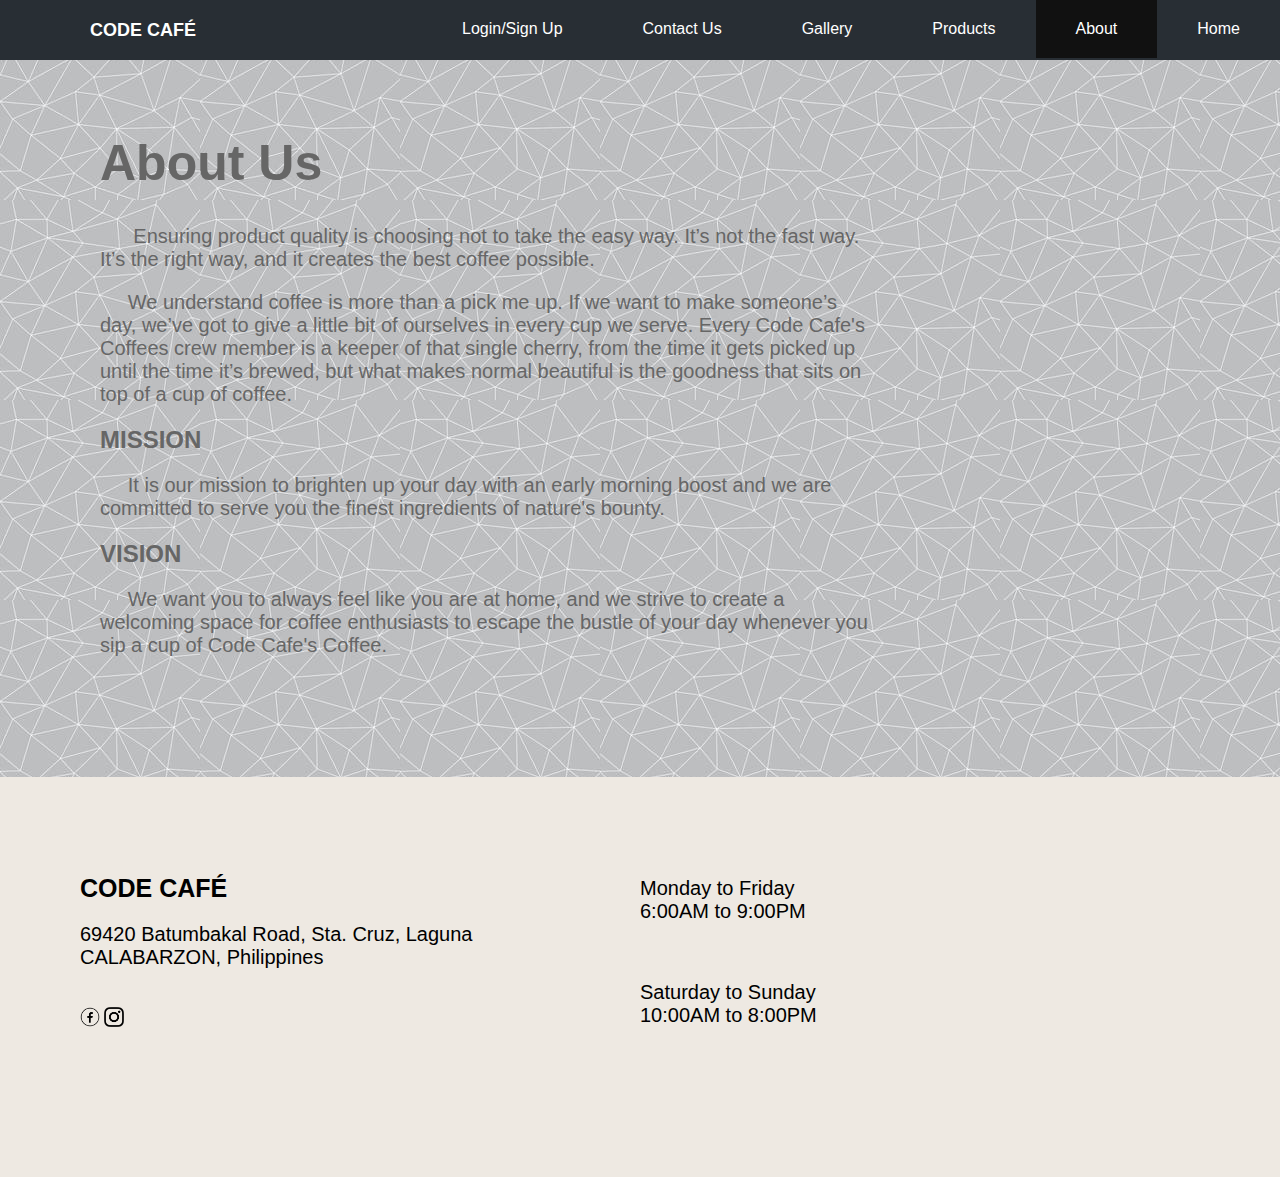
<file: about.html>
<html>

	<head>
		<title>About Us | Code Café</title>
		<link rel="stylesheet" href="style.css">
		<link rel="icon" type="image/x-icon" href="logo.png">
	</head>
	
	<body>
		<ul class="navbar">
			
			<li>
			<a href="index.html">Home</a>
			</li>
				
			<li>
			<a href="#" class="active">About</a>
			</li>
				
			<li>
			<a href="products.html">Products</a>
			</li>
			
			<li>
			<a href="gallery.html">Gallery</a>
			</li>
				
			<li>
			<a href="contact.html">Contact Us</a>
			</li>
			
			<li>
				<a href="login.html">Login/Sign Up</a>
			</li>
				
			<li class="cname">
			<a href="index.html" style="text-transform: uppercase;"><b>Code Café</b></a>
			</li>
				
		</ul>
		
		<section class="sec-light" style="padding-bottom: 100px; width: 60%;">
			<h1>About Us</h1>
			<p>&nbsp&nbsp&nbsp&nbsp&nbsp Ensuring product quality is choosing not to take the easy way. It’s not the fast way. It’s the right way, and it creates the best coffee possible.</p>
			<p>&nbsp&nbsp&nbsp&nbsp&nbspWe understand coffee is more than a pick me up. If we want to make someone’s day, we’ve got to give a little bit of ourselves in every cup we serve. Every Code Cafe's Coffees crew member is a keeper of that single cherry, from the time it gets picked up until the time it’s brewed, but what makes normal beautiful is the goodness that sits on top of a cup of coffee.</p>
			<h2>MISSION</h2>
			<p>&nbsp&nbsp&nbsp&nbsp&nbspIt is our mission to brighten up your day with an early morning boost and we are committed to serve you the finest ingredients of nature's bounty.</p>
			<h2>VISION</H2>
			<p>&nbsp&nbsp&nbsp&nbsp&nbspWe want you to always feel like you are at home, and we strive to create a welcoming space for coffee enthusiasts to escape the bustle of your day whenever you sip a cup of Code Cafe's Coffee.
</p>
		</section>
		
		<div class="footer">
			<div class="ccf">
				<div style="width: 50%; float: left;">
					<h1>Code Café</h1>
					<p>69420 Batumbakal Road, Sta. Cruz, Laguna<br>CALABARZON, Philippines</p>
					<br>
					<a href="https://www.facebook.com" target="_blank"><img src="fb.png" width="20px" height="20px"></a>
					<a href="https://www.instagram.com" target="_blank"><img src="ig.png" width="20px" height="20px"></a>
				</div>
				<div style="width: 50%; float: right;">
					<p>Monday to Friday<br>6:00AM to 9:00PM</p>
					<br>
					<p>Saturday to Sunday<br>10:00AM to 8:00PM</p>
				</div>
			</div>
		</div>
	</body>
</html>
</file>
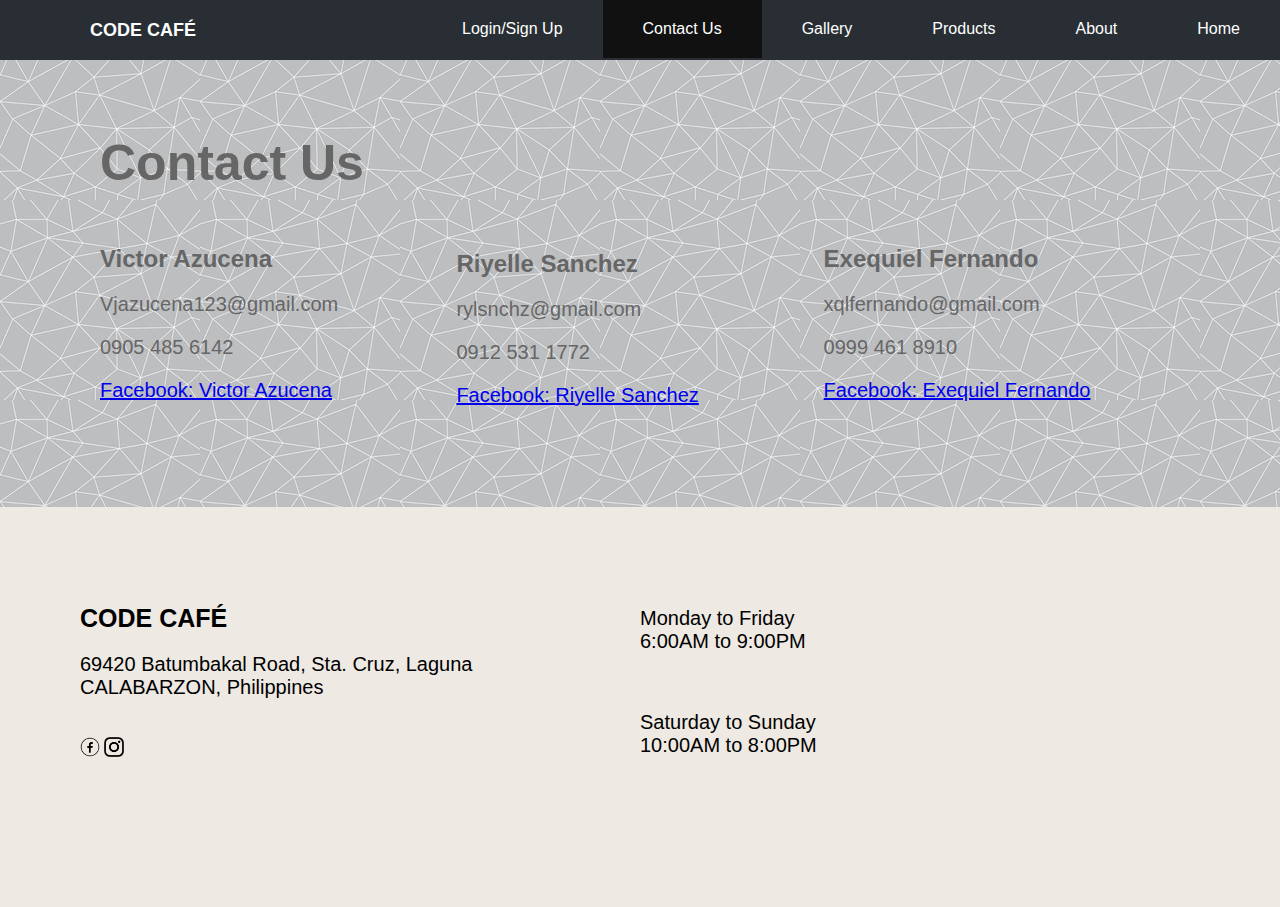
<file: contact.html>
<html>

	<head>
		<title>Contact Us | Code Café</title>
		<link rel="stylesheet" href="style.css">
		<link rel="icon" type="image/x-icon" href="logo.png">
	</head>
	
	<body vlink="#666666" alink="#666666">
		<ul class="navbar">
			
			<li>
			<a href="index.html">Home</a>
			</li>
				
			<li>
			<a href="about.html">About</a>
			</li>
				
			<li>
			<a href="products.html">Products</a>
			</li>
			
			<li>
			<a href="gallery.html">Gallery</a>
			</li>
				
			<li>
			<a href="#" class="active">Contact Us</a>
			</li>
			
			<li>
				<a href="#">Login/Sign Up</a>
			</li>
				
			<li class="cname">
			<a href="index.html" style="text-transform: uppercase;"><b>Code Café</b></a>
			</li>
				
		</ul>
		
		<section class="sec-light">
			<h1>Contact Us</h1>
			<div style="width: 100%">
				<div style="float: left; width: 33%;">
					<h2>Victor Azucena</h2>
					<p>Vjazucena123@gmail.com</p>
					<p>0905 485 6142</p>
					<a class="ct" target="_blank" href="https://web.facebook.com/vj.azucena">Facebook: Victor Azucena</a>
				</div>
			
				<div style="float: right; width: 33%;">
					<h2>Exequiel Fernando</h2>
					<p>xqlfernando@gmail.com</p>
					<p>0999 461 8910</p>
					<a class="ct" target="_blank" href="https://web.facebook.com/exy11111">Facebook: Exequiel Fernando</a>
				</div>
			
				<div style="margin: 0px auto; width: 34%; padding-top: 5px;">
					<h2>Riyelle Sanchez</h2>
					<p>rylsnchz@gmail.com</p>
					<p>0912 531 1772</p>
					<a class="ct" target="_blank" href="https://web.facebook.com/rylsnchz">Facebook: Riyelle Sanchez</a>
				</div>
			</div>
		</section>
		
		<div class="footer">
			<div class="ccf">
				<div style="width: 50%; float: left;">
					<h1>Code Café</h1>
					<p>69420 Batumbakal Road, Sta. Cruz, Laguna<br>CALABARZON, Philippines</p>
					<br>
					<a href="https://www.facebook.com" target="_blank"><img src="fb.png" width="20px" height="20px"></a>
					<a href="https://www.instagram.com" target="_blank"><img src="ig.png" width="20px" height="20px"></a>
				</div>
				<div style="width: 50%; float: right;">
					<p>Monday to Friday<br>6:00AM to 9:00PM</p>
					<br>
					<p>Saturday to Sunday<br>10:00AM to 8:00PM</p>
				</div>
			</div>
		</div>
	</body>
</html>
</file>
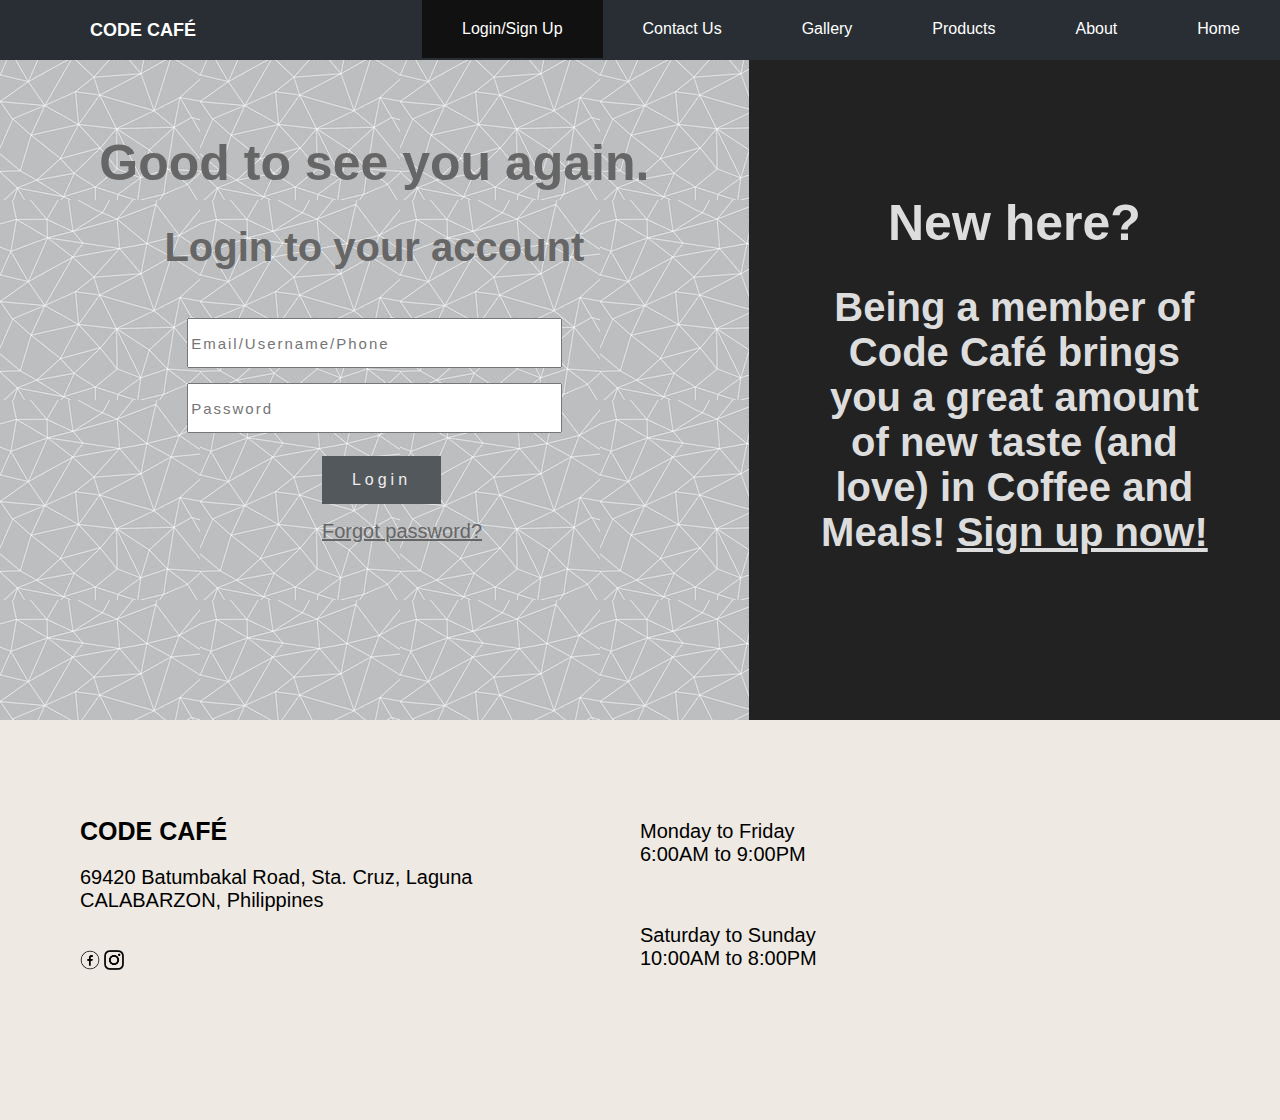
<file: login.html>
<html>

	<head>
		<title>Login | Code Café</title>
		<link rel="stylesheet" href="style.css">
		<link rel="icon" type="image/x-icon" href="logo.png">
	</head>
	
	<body vlink="#666666" alink="#666666" style="background-attachment: fixed;">
		<ul class="navbar">
			
			<li>
			<a href="index.html">Home</a>
			</li>
				
			<li>
			<a href="about.html">About</a>
			</li>
				
			<li>
			<a href="products.html">Products</a>
			</li>
			
			<li>
			<a href="gallery.html">Gallery</a>
			</li>
				
			<li>
			<a href="contact.html">Contact Us</a>
			</li>
			
			<li>
				<a href="#" class="active">Login/Sign Up</a>
			</li>
				
			<li class="cname">
			<a href="index.html" style="text-transform: uppercase;"><b>Code Café</b></a>
			</li>
				
		</ul>
		
		<div class="logcon">
			<div class="log1">
				<div class="logincont">
					<h1>Good to see you again.</h1>
					<h2>Login to your account</h2>
					<form>
						<input type="text" placeholder="Email/Username/Phone">
						<input type="password" placeholder="Password">
						<a href="#">Login</a>
					</form>
					<a href="#" class="forgot">Forgot password?</a>
				</div>
			</div>
			<div class="log2">
				<div class="logincont">
					<h1>New here?</h1>
					<h2>Being a member of Code Café brings you a great amount of new taste (and love) in Coffee and Meals! <a href="#">Sign up now!</a></h2>
				</div>
			</div>
		</div>
		
		<div class="footer">
			<div class="ccf">
				<div style="width: 50%; float: left;">
					<h1>Code Café</h1>
					<p>69420 Batumbakal Road, Sta. Cruz, Laguna<br>CALABARZON, Philippines</p>
					<br>
					<a href="https://www.facebook.com" target="_blank"><img src="fb.png" width="20px" height="20px"></a>
					<a href="https://www.instagram.com" target="_blank"><img src="ig.png" width="20px" height="20px"></a>
				</div>
				<div style="width: 50%; float: right;">
					<p>Monday to Friday<br>6:00AM to 9:00PM</p>
					<br>
					<p>Saturday to Sunday<br>10:00AM to 8:00PM</p>
				</div>
			</div>
		</div>
	</body>
</html>
</file>
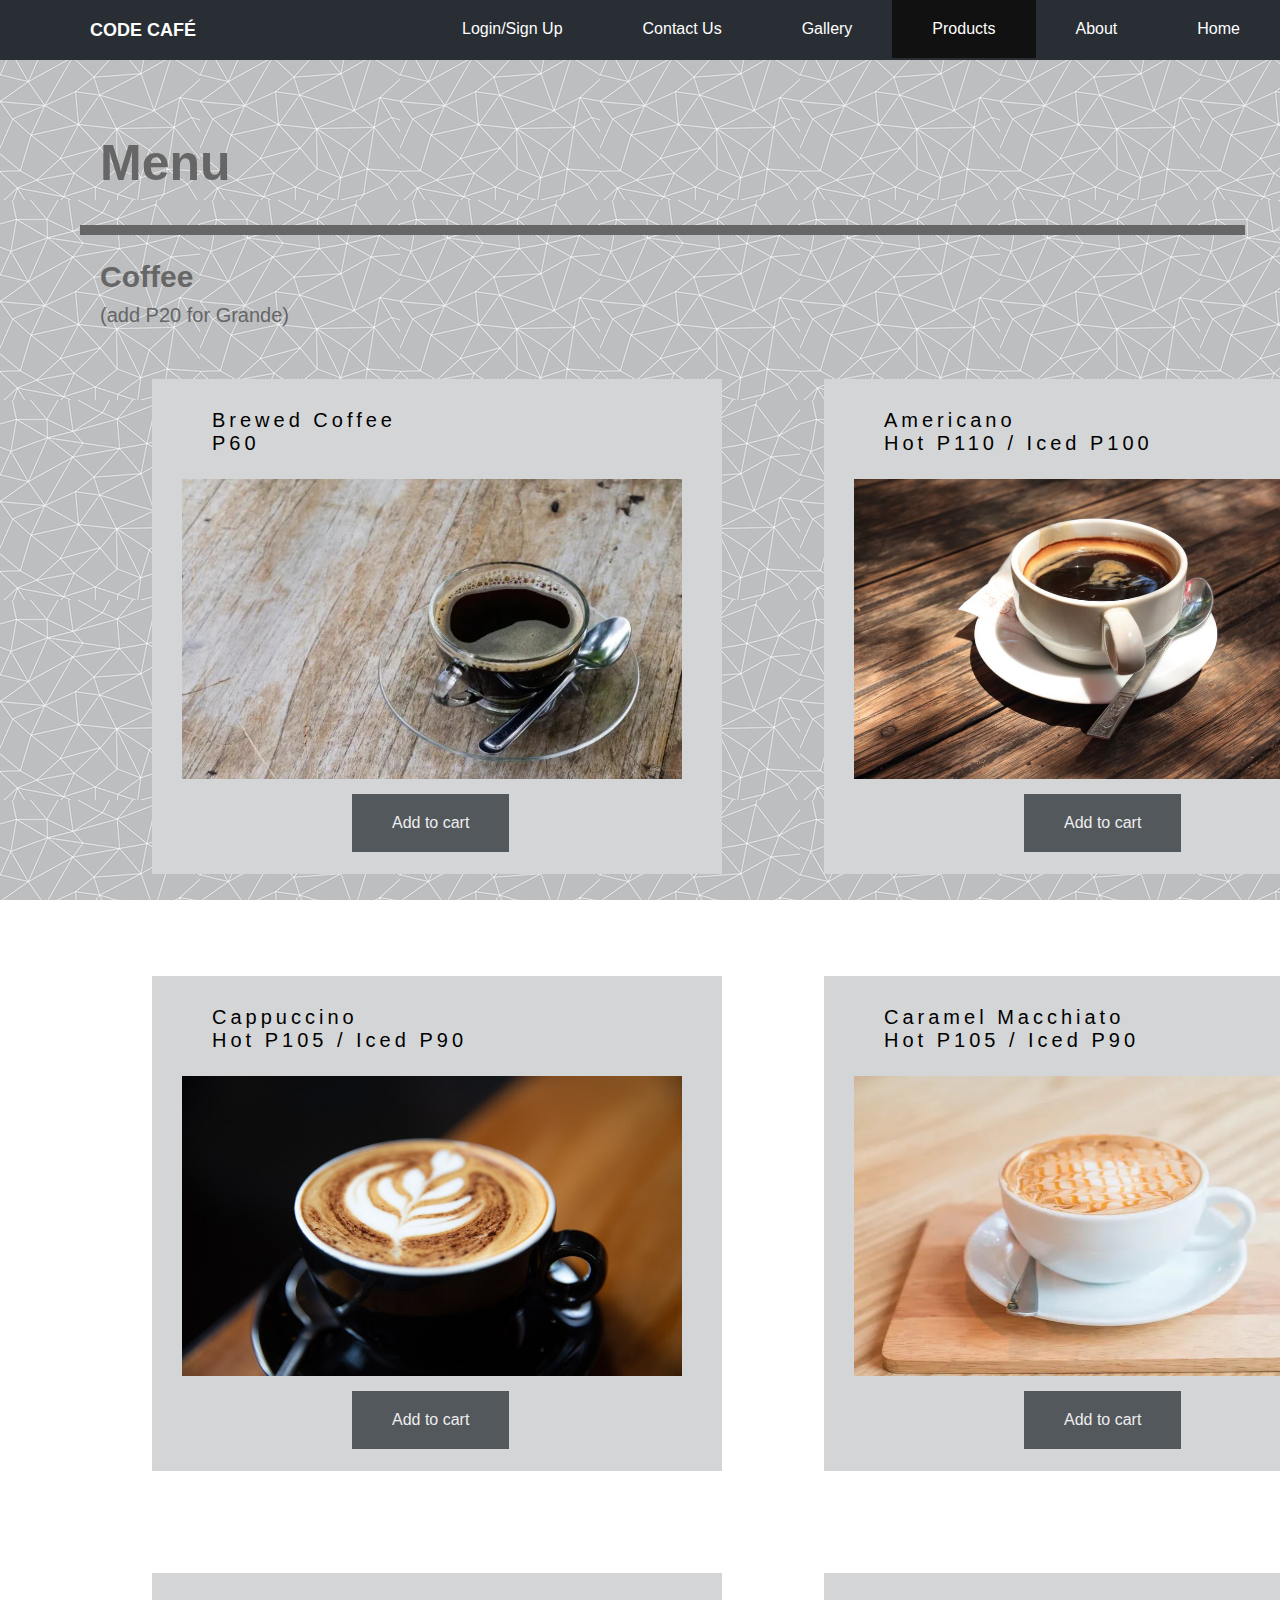
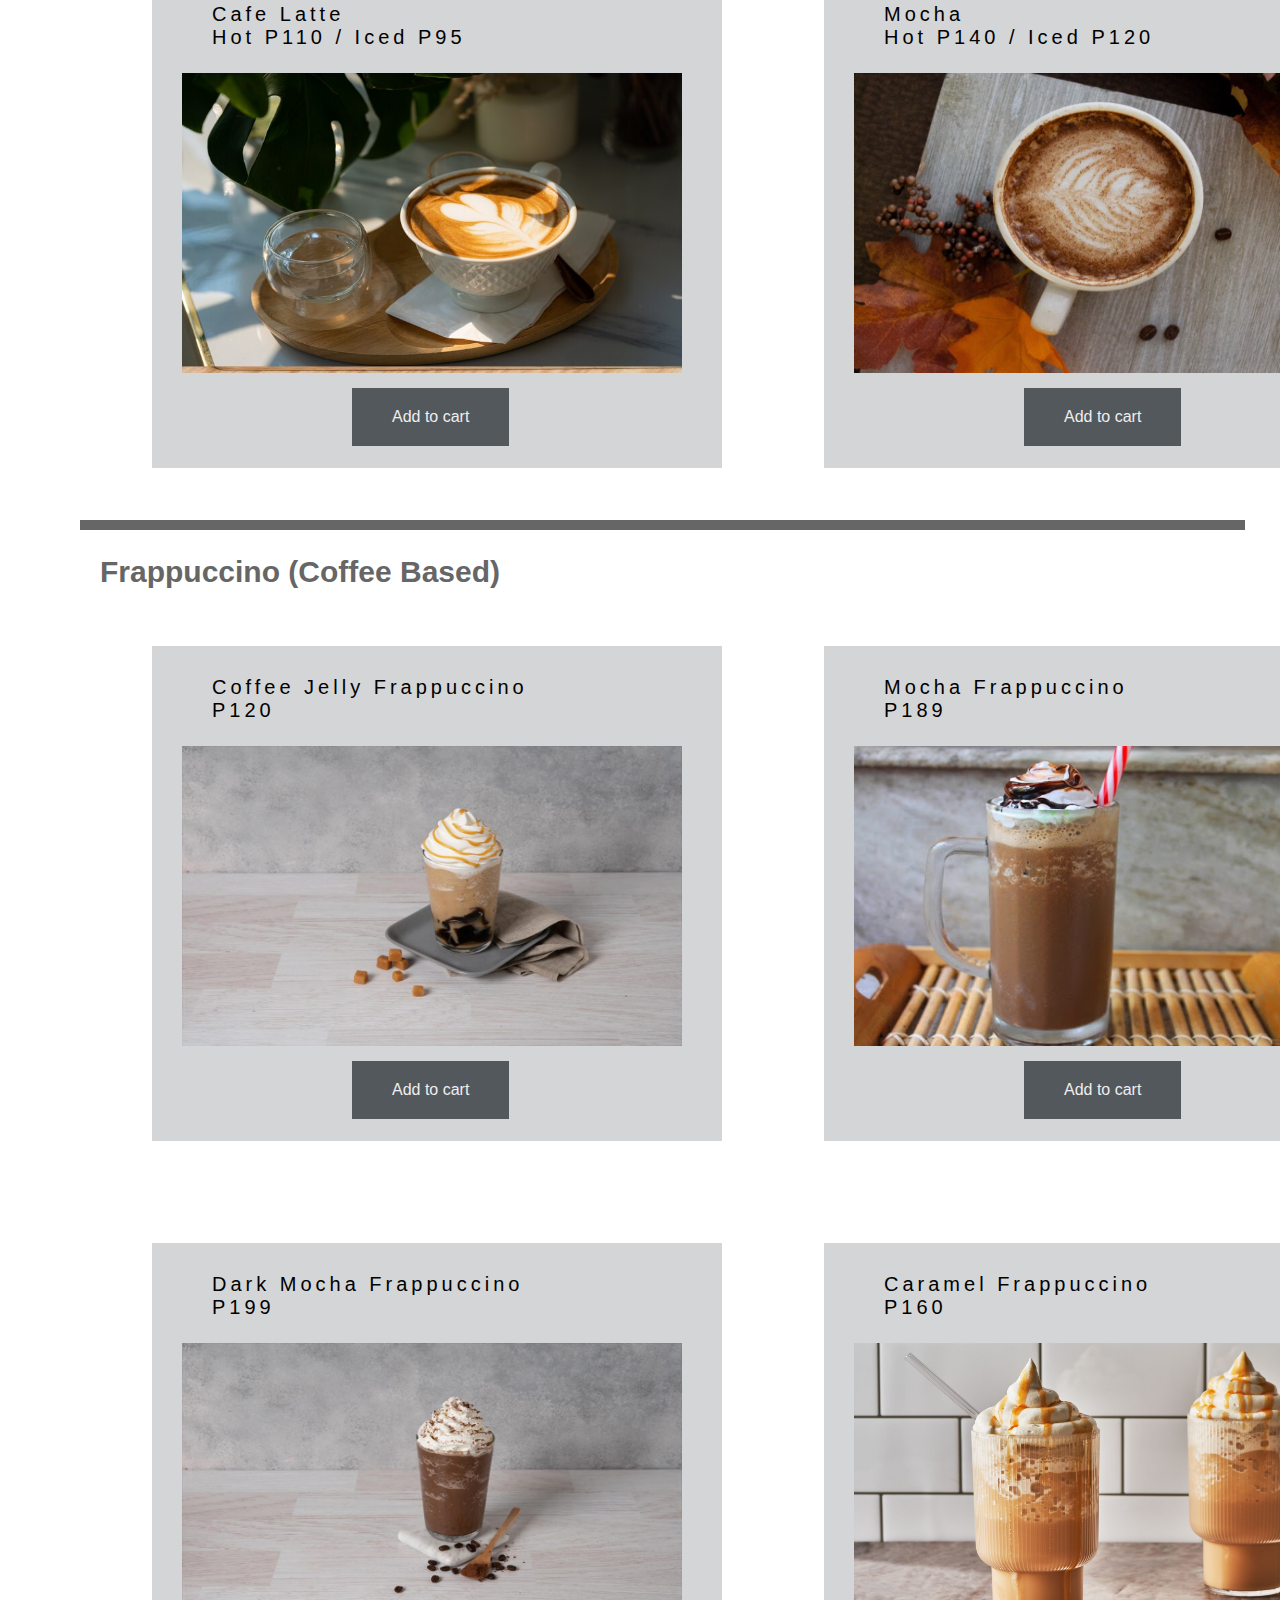
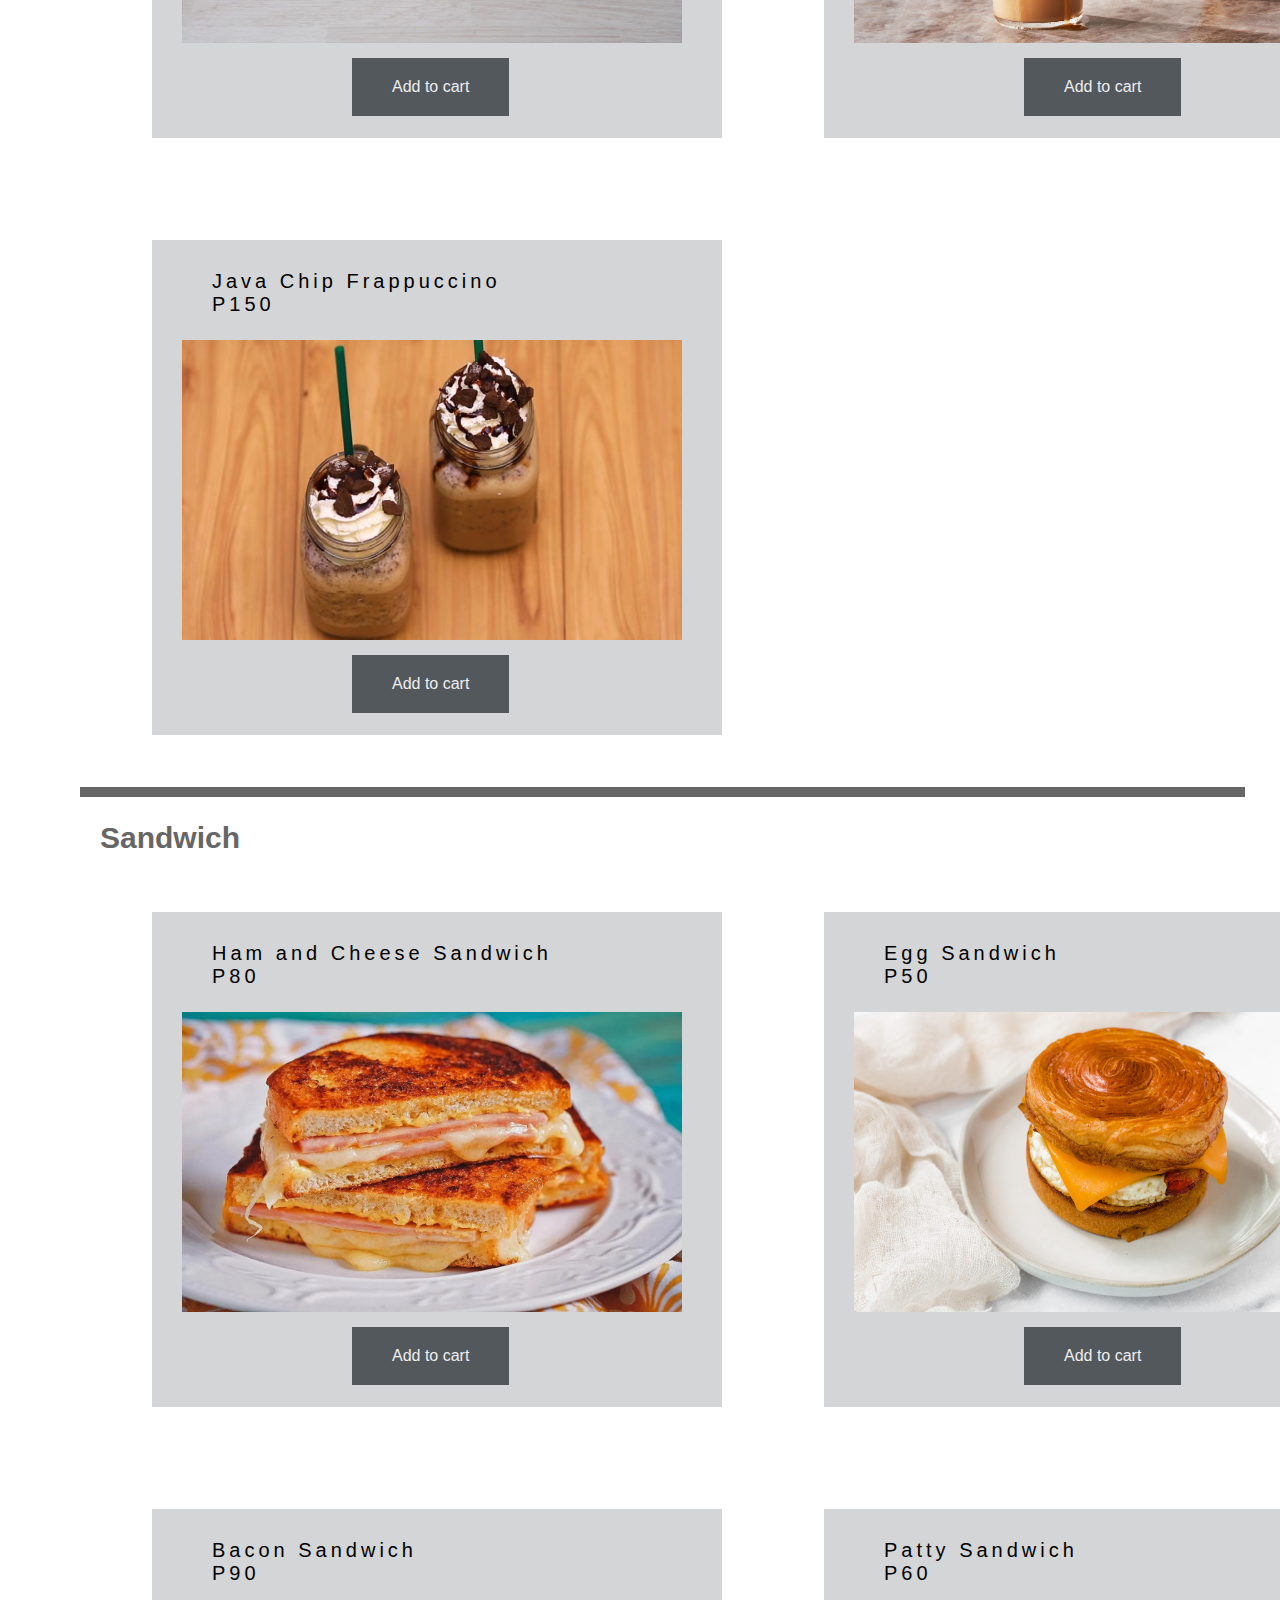
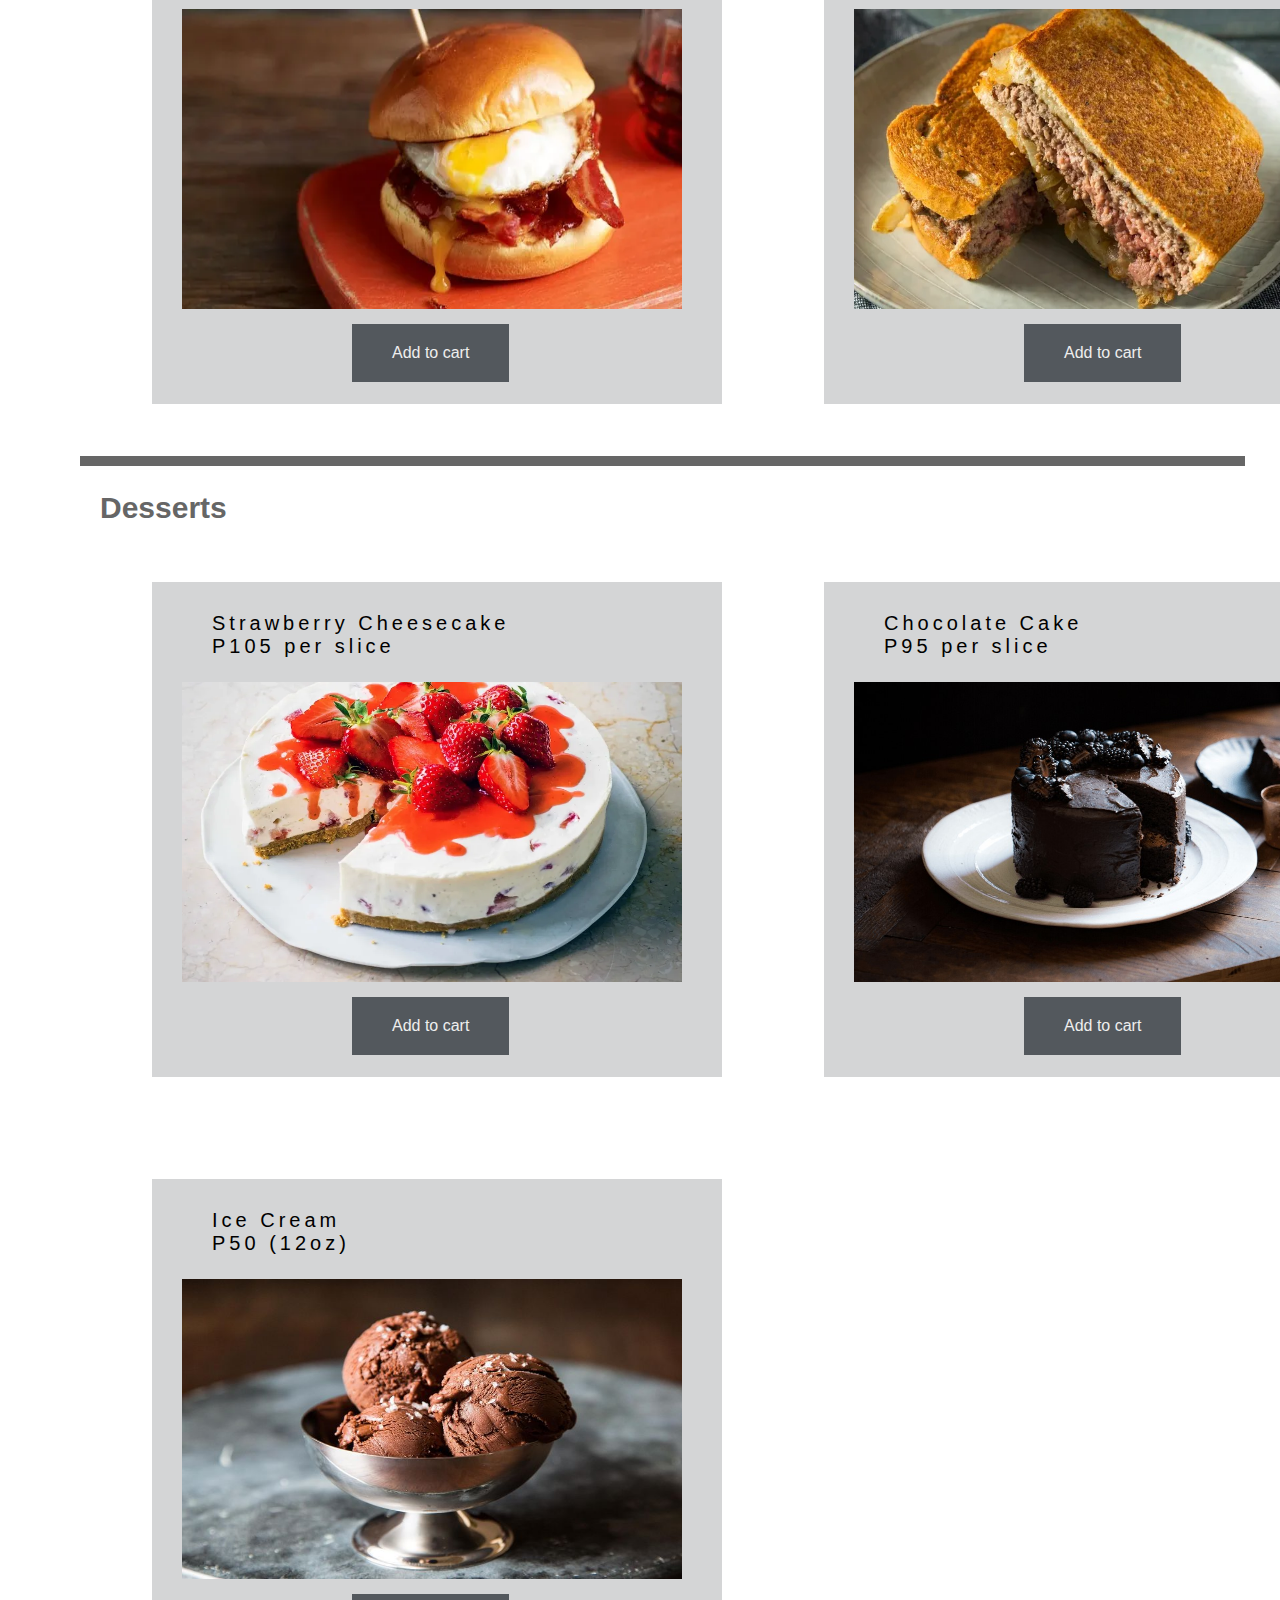
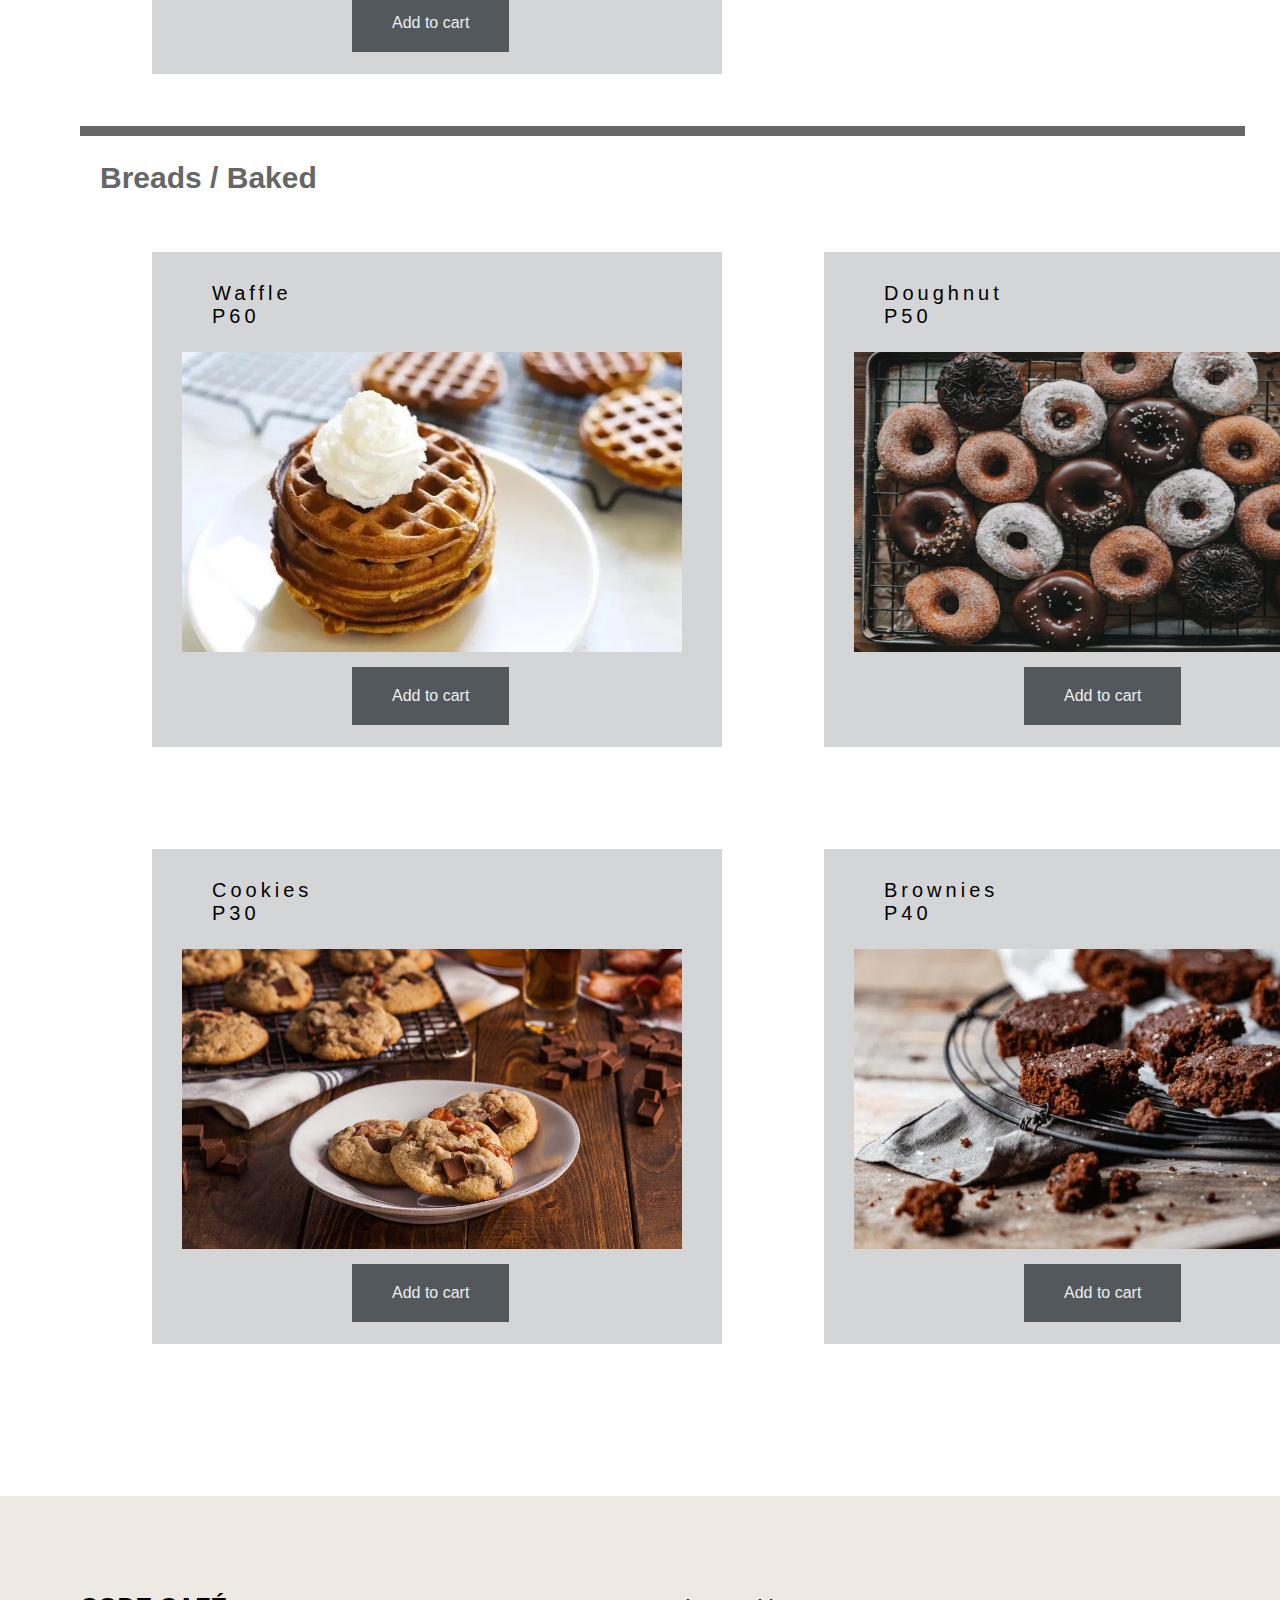
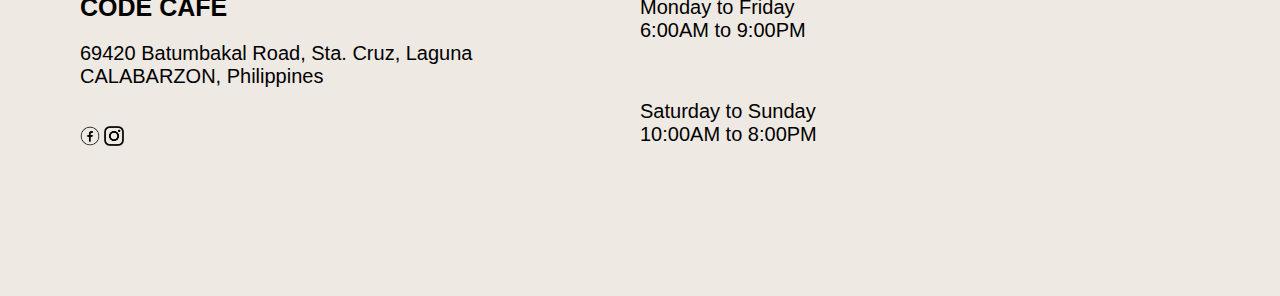
<file: products.html>
<html>

	<head>
		<title>Products | Code Café</title>
		<link rel="stylesheet" href="style.css">
		<link rel="icon" type="image/x-icon" href="logo.png">
	</head>
	
	<body vlink="#666666" alink="#666666" style="background-attachment: fixed;">
		<ul class="navbar">
			
			<li>
			<a href="index.html">Home</a>
			</li>
				
			<li>
			<a href="about.html">About</a>
			</li>
				
			<li>
			<a href="#" class="active">Products</a>
			</li>
			
			<li>
			<a href="gallery.html">Gallery</a>
			</li>
				
			<li>
			<a href="contact.html">Contact Us</a>
			</li>
			
			<li>
				<a href="#">Login/Sign Up</a>
			</li>
				
			<li class="cname">
			<a href="index.html" style="text-transform: uppercase;"><b>Code Café</b></a>
			</li>
				
		</ul>
			
			
		<div class="con1">
			<div class="con2">
				<h1>Menu</h1>
				<div class="w3w"></div>
				<h2>Coffee</h2><p style="margin-top: -15px;">(add P20 for Grande)</p>
				<table>
					
					<tr>
					
						<td>
							<div class="con3">
								<div class="contxt">
									<p>Brewed Coffee<br>P60</p>
								</div>
								<img src="menu/m1brewed.png">
								<a href="#">Add to cart</a>
							</div>
						</td>
							
						<td>
							<div class="con3">
								<div class="contxt">
									<p>Americano<br>Hot P110 / Iced P100</p>
								</div>
								<img src="menu/m1americano.png">
								<a href="#">Add to cart</a>
							</div>
						</td>
							
					</tr>
					
					<tr>
					
						<td>
							<div class="con3">
								<div class="contxt">
									<p>Cappuccino<br>Hot P105 / Iced P90</p>
								</div>
								<img src="menu/m1cappuccino.png">
								<a href="#">Add to cart</a>
							</div>
						</td>
						
						<td>
							<div class="con3">
								<div class="contxt">
									<p>Caramel Macchiato<br>Hot P105 / Iced P90</p>
								</div>
								<img src="menu/m1caramelmacchiato.png">
								<a href="#">Add to cart</a>
							</div>
						</td>
					
					</tr>
					
					<tr>
						
						<td>
							<div class="con3">
								<div class="contxt">
									<p>Cafe Latte<br>Hot P110 / Iced P95</p>
								</div>
								<img src="menu/m1latte.png">
								<a href="#">Add to cart</a>
							</div>
						</td>
						
						<td>
							<div class="con3">
								<div class="contxt">
									<p>Mocha<br>Hot P140 / Iced P120</p>
								</div>
								<img src="menu/m1mocha.png">
								<a href="#">Add to cart</a>
							</div>
						</td>
						
					</tr>
				
				</table>
				
				<div class="w3w"></div>
				
				<h2>Frappuccino (Coffee Based)</h2>
				<table>
				
					<tr>
					
						<td>
							<div class="con3">
								<div class="contxt">
									<p>Coffee Jelly Frappuccino<br>P120</p>
								</div>
								<img src="menu/m2jelly.png">
								<a href="#">Add to cart</a>
							</div>
						</td>
						
						<td>
							<div class="con3">
								<div class="contxt">
									<p>Mocha Frappuccino<br>P189</p>
								</div>
								<img src="menu/m2mocha.png">
								<a href="#">Add to cart</a>
							</div>
						</td>
						
					</tr>
					
					<tr>
					
						<td>
							<div class="con3">
								<div class="contxt">
									<p>Dark Mocha Frappuccino<br>P199</p>
								</div>
								<img src="menu/m2darkmocha.png">
								<a href="#">Add to cart</a>
							</div>
						</td>
						
						<td>
							<div class="con3">
								<div class="contxt">
									<p>Caramel Frappuccino<br>P160</p>
								</div>
								<img src="menu/m2caramel.png">
								<a href="#">Add to cart</a>
							</div>
						</td>
						
					</tr>
					
					<tr>
						
						<td>
							<div class="con3">
								<div class="contxt">
									<p>Java Chip Frappuccino<br>P150</p>
								</div>
								<img src="menu/m2javachip.png">
								<a href="#">Add to cart</a>
							</div>
						</td>
						
					</tr>
				
				</table>
				
				<div class="w3w"></div>
				
				<h2>Sandwich</h2>
				<table>
				
					<tr>
				
						<td>
							<div class="con3">
								<div class="contxt">
									<p>Ham and Cheese Sandwich<br>P80</p>
								</div>
								<img src="menu/m3hamcheese.png">
								<a href="#">Add to cart</a>
							</div>
						</td>
						
						<td>
							<div class="con3">
								<div class="contxt">
									<p>Egg Sandwich<br>P50</p>
								</div>
								<img src="menu/m3egg.png">
								<a href="#">Add to cart</a>
							</div>
						</td>
				
					</tr>
					
					<tr>
					
						<td>
							<div class="con3">
								<div class="contxt">
									<p>Bacon Sandwich<br>P90</p>
								</div>
								<img src="menu/m3bacon.png">
								<a href="#">Add to cart</a>
							</div>
						</td>
						
						<td>
							<div class="con3">
								<div class="contxt">
									<p>Patty Sandwich<br>P60</p>
								</div>
								<img src="menu/m3patty.png">
								<a href="#">Add to cart</a>
							</div>
						</td>
						
					</tr>
				</table>
				
				<div class="w3w"></div>
				
				<h2>Desserts</h2>
				<table>
					
					<tr>
					
						<td>
							<div class="con3">
								<div class="contxt">
									<p>Strawberry Cheesecake<br>P105 per slice</p>
								</div>
								<img src="menu/m4strawberry.png">
								<a href="#">Add to cart</a>
							</div>
						</td>
						
						<td>
							<div class="con3">
								<div class="contxt">
									<p>Chocolate Cake<br>P95 per slice</p>
								</div>
								<img src="menu/m4choco.png">
								<a href="#">Add to cart</a>
							</div>
						</td>
					
					</tr>
					
					<tr>
					
						<td>
							<div class="con3">
								<div class="contxt">
									<p>Ice Cream<br>P50 (12oz)</p>
								</div>
								<img src="menu/m4icecream.png">
								<a href="#">Add to cart</a>
							</div>
						</td>
					
					</tr>
				
				</table>
				
				<div class="w3w"></div>
				
				<h2>Breads / Baked</h2>
				<table>
				
					<tr>
					
						<td>
							<div class="con3">
								<div class="contxt">
									<p>Waffle<br>P60</p>
								</div>
								<img src="menu/m5waffle.png">
								<a href="#">Add to cart</a>
							</div>
						</td>
						
						<td>
							<div class="con3">
								<div class="contxt">
									<p>Doughnut<br>P50</p>
								</div>
								<img src="menu/m5doughnut.png">
								<a href="#">Add to cart</a>
							</div>
						</td>
					
					</tr>
					
					<tr>
					
						<td>
							<div class="con3">
								<div class="contxt">
									<p>Cookies<br>P30</p>
								</div>
								<img src="menu/m5cookie.png">
								<a href="#">Add to cart</a>
							</div>
						</td>
						
						<td>
							<div class="con3">
								<div class="contxt">
									<p>Brownies<br>P40</p>
								</div>
								<img src="menu/m5brownies.png">
								<a href="#">Add to cart</a>
							</div>
						</td>
						
					</tr>
				</table>
			</div>
		</div>
		
		<div class="footer">
			<div class="ccf">
				<div style="width: 50%; float: left;">
					<h1>Code Café</h1>
					<p>69420 Batumbakal Road, Sta. Cruz, Laguna<br>CALABARZON, Philippines</p>
					<br>
					<a href="https://www.facebook.com" target="_blank"><img src="fb.png" width="20px" height="20px"></a>
					<a href="https://www.instagram.com" target="_blank"><img src="ig.png" width="20px" height="20px"></a>
				</div>
				<div style="width: 50%; float: right;">
					<p>Monday to Friday<br>6:00AM to 9:00PM</p>
					<br>
					<p>Saturday to Sunday<br>10:00AM to 8:00PM</p>
				</div>
			</div>
		</div>
	</body>
</html>
</file>
<file: style.css>
body{
	font-family: 'Segoe UI', Tahoma, Geneva, Verdana, sans-serif;
	margin: 0;
	scroll-behavior: smooth;
	background: url(bgr.jpg);
	background-attachment: scroll;
}

ul.navbar{
	list-style-type: none;
	background-color: #282e34;
	position: fixed;
	width: 100%;
	margin: 0;
	padding: 0;
	top: 0;
	left: 0;
	height: 60px;
	overflow: hidden;
	z-index: 2;
}
.navbar li{
	float: right;
}

.navbar li a{
	display: block;
	color: white;
	text-align: center;
	padding: 20px 40px;
	text-decoration: none;
}

li.cname{
	float: left;
	font-size: 18px;
	margin-left: 50px;
	display: block;
}

li a:hover:not(.active){
	background-color: #222222;
}

.active{
	text-decoration: underline;
	background-color: #111111;
}

div{
	display: block;
}

.pmg1, .pmg2, .pmg3, .pmg4{
	position: relative;
	background-position: center;
	background-size: cover;
	z-index: 0;
	background-attachment: fixed;
	background-repeat: no-repeat;
}

.pmg1{
	background-image:url('pmg1.png');
	min-height: 100%;
}

.pmg2{
	background-image:url('pmg2.png');
	min-height: 700px;
}
.pmg3{
	background-image:url('pmg3.png');
	min-height: 700px;
}
.pmg4{
	background-image:url('pmg4.png');
	min-height: 700px;
}

.crd1{
	width: 70%;
	height: 100%;
	margin-bottom: 50px;
}

.ptxt{
	position: absolute;
	top: 50%;
	width: 100%;
	font-size: 30px;
	color: #000;
	letter-spacing: 8px;
	text-transform: uppercase;
	text-align: center;
}

.border{
	background-color: #222222;
	color: #ffffff;
	padding: 20px;
	font-size: 50px;
}

.sec-light{
	padding: 100px;
	color: #666;
}
.sec-light h1{
	font-size: 50px;
}
.sec-light .up h1{
	font-size: 50px;
}
.sec-light p{
	font-size: 20px;
}
.sec-dark{
	padding: 100px;
	color: #ddd;
}

.container-dark{
	background-color:#282e34;
	width: 100%;
	height: 800px;
}
.container-dark .cdleft{
	width: 30%;
	float: left;
}
.container-dark .cdright{
	width: 30%;
	float: right;
}
.container-dark .cdcenter{
	width: 30%;
	margin: 50px auto;
}

.ffleft{float: left;}	.ffright{float: right;}

.crd1{
	overflow: hidden;
}
.crd11{
	width: 30%;
	margin: 0.1% auto;
	position: absolute;
}
.crd12{
	width: 50%;
	margin-right: 20%;
}

.up{
	text-transform: uppercase;
}

.hmenu h2{
	font-size: 30px;
}
.hmenu li{
	font-size: 22px;
}
.hmenu{
	margin-bottom: 50px;
}

.btn{
	padding: 20px 40px;
	background-color: #ddd;
	text-decoration: none;
	text-align: center;
	color: #222222;
}
.btn:hover{
	text-decoration: underline;
}

label{
	font-size: 20px;
}

input.ic{
	width: 600px;
	height: 50px;
	font-size: 15px;
}
input.msg{
	width: 600px;
	height: 200px;
	font-size: 15px;
}
.tbtn{
	text-transform: uppercase;
	letter-spacing: 4px;
}

.footer{
	background-color: #eee9e2;
	width: 100%;
	height: 350px;
	padding-bottom:50px;
}
.ccf{
	padding: 80px 80px 0px 80px;
}
.ccf h1{
	text-transform: uppercase;
	font-size: 25px;
}
.ccf p{
	font-size: 20px;
}
.ct{
	font-size: 20px;
}

con1{
	width: 100%;
}


.con1 h1{
	font-size: 50px;
}
.con1 h2{
	font-size: 30px;
}
.con1 p{
	font-size: 20px;
}

.con2{
	color: #666;
	padding: 100px;
	width: 65%;
}
.con2 table{
	margin-top: -20px;
}
.con2 table tr td{
	padding: 50px;
}

.con3{
	width: 550px;
	height: 475px;
	padding: 10px;
	background-color: #d4d5d6;
}
.con3 p{
	margin-bottom: -15px;
	font-size: 20px;
}

.con3 img{
	width: 500px;
	height: 300px;
	margin-left: 20px;
	margin-top: 10px;
}

.con3 a{
	display: inline-block;
	margin:15px 0 0 190px;
	padding: 20px 40px;
	background-color: #53585d;
	text-decoration: none;
	text-align: center;
	color: #eee;
}
.con3 a:hover{
	text-decoration: underline;
}

.contxt{
	width: 400px;
	height: 60px;
	letter-spacing: 4px;
	margin-left: 50px;
}

.w3w{
	width: 140%;
	height: 10px;
	margin-left: -20px;
	background-color: #666;
}


.logcon{
	width: 100%;
	height: 80%;
	display: flex;
	color: #666;
}
.log1{
	width: 65%;
	height: auto;
}
.log2{
	width: 35%;
	background-color: #222222;
	height: auto;
	padding-right: 5%;
	padding-left: 5%;
	color: #ddd;
}
.logincont{
	width: 100%;
	padding: 100px 0px 100px 0px;
	display: block;
	position: relative;
}
.logincont h1{
	font-size: 50px;
	text-align: center;
}
.logincont h2{
	font-size: 40px;
	text-align: center;
}
.logincont form input{
	width: 50%;
	height: 50px;
	font-size: 15px;
	margin-left: 25%;
	margin-top: 2%;
	letter-spacing: 2px;
}
.logincont form a{
	display: inline-block;
	margin:3% 0 0 43%;
	padding: 2% 4%;
	background-color: #53585d;
	text-decoration: none;
	text-align: center;
	color: #eee;
	letter-spacing: 4px;
}
.logincont form a:hover{
	text-decoration: underline;
}

.log2 .logincont{
	margin-top: 15%;
}
.log2 .logincont a{
	font-size: 40px;
	font-weight: bold;
	text-align: center;
	color: #ddd;
	text-decoration: underline;
}
/*forgot pass*/
.logincont .forgot{
	font-size: 20px;
	color: #666;
	margin: 10% 0 0 43%;
}
</file>
